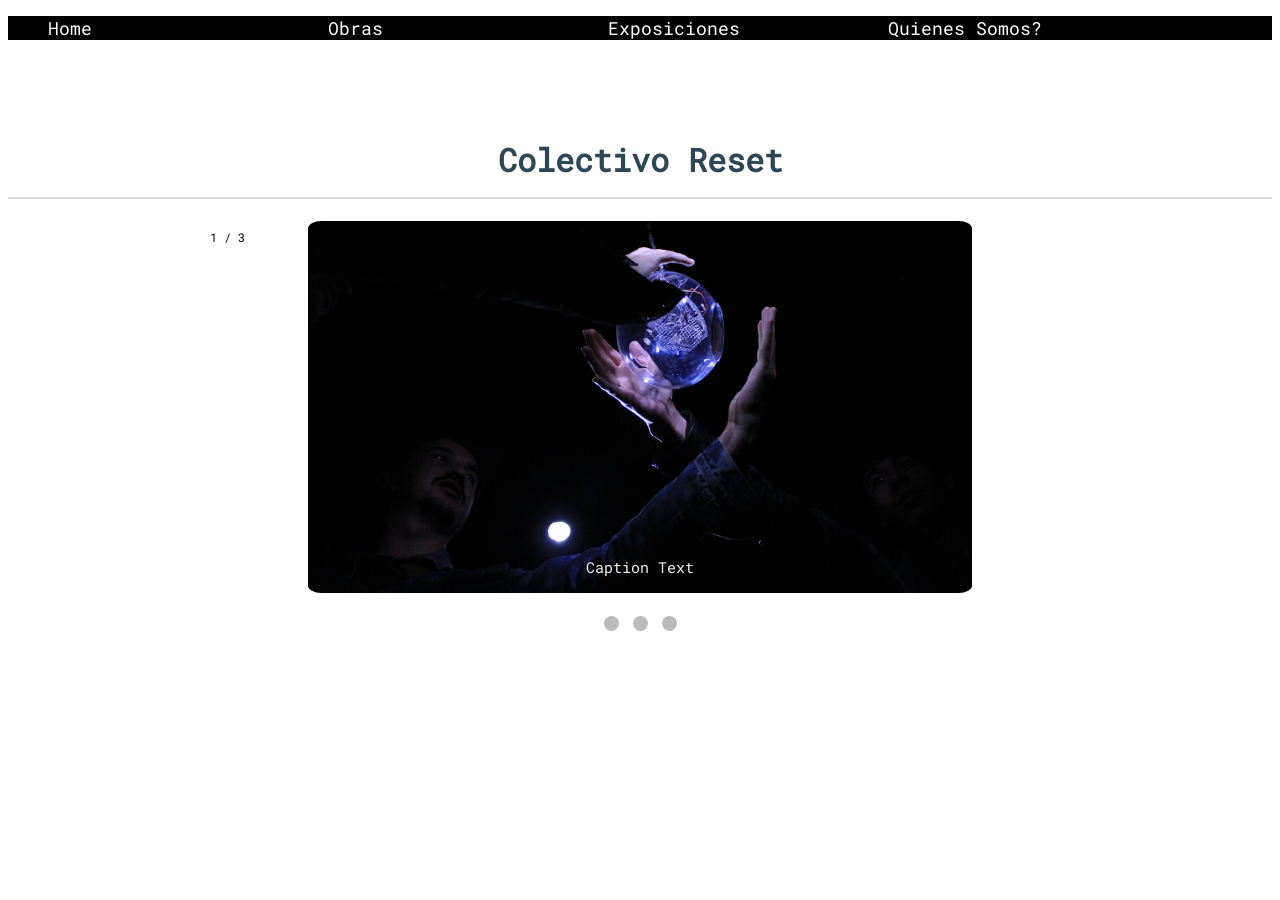
<file: index.html>
<!DOCTYPE html>
<html lang="es">
<head>
	<meta charset="utf-8" />
	<title>Colectivo Reset</title>
	<link rel="stylesheet" href="css/stylesheet.css"/>
	<script src="slide_show.js"></script>

</head>
<body>
<header role="banner">
	<nav role="navigation">
	<ul class="nav">
		<li><a href="home.html">Home</a></li>
		<li>Obras
		<ul class="submenu">
		<li><a href="playdilute.html">Play Dilute and Play</a></li>
		<li><a href="quantum.html">Quantum Sphere</a></li>
		<li><a href="tempo.html">Tempo Inaudito</a></li>
		<li><a href="armonia.html">Armonía Sustancial</a></li>
		<li><a href="enlaces.html">Enlaces y Extinciones</a></li>
		</ul>
		</li>
		<li><a href="reset.html">Exposiciones</a></li>
		<li><a href="reset.html">Quienes Somos?</a></li>
	</ul>
	</nav>
</header>

<h1 class="maintitle">Colectivo Reset</h1>

<!-- Slideshow container -->
<div class="slideshow-container">

  <!-- Full-width images with number and caption text -->
  <div class="mySlides fade" style="display: block;">
    <div class="numbertext">1 / 3</div>
    <img src="img1.jpeg"/>
    <div class="text">Caption Text</div>
  </div>

  <div class="mySlides fade">
    <div class="numbertext">2 / 3</div>
    <img src="img2.jpeg"/>
    <div class="text">Caption Two</div>
  </div>

  <div class="mySlides fade">
    <div class="numbertext">3 / 3</div>
    <img src="img3.jpeg"/>
    <div class="text">Caption Three</div>
  </div>

  <!-- Next and previous buttons -->
  <a class="prev" onclick="plusSlides(-1)">&#10094;</a>
  <a class="next" onclick="plusSlides(1)">&#10095;</a>
</div>
<br>

<!-- The dots/circles -->
<div style="text-align:center">
  <span class="dot" onclick="currentSlide(1)"></span>
  <span class="dot" onclick="currentSlide(2)"></span>
  <span class="dot" onclick="currentSlide(3)"></span>
</div>

</body>
</html>
</file>
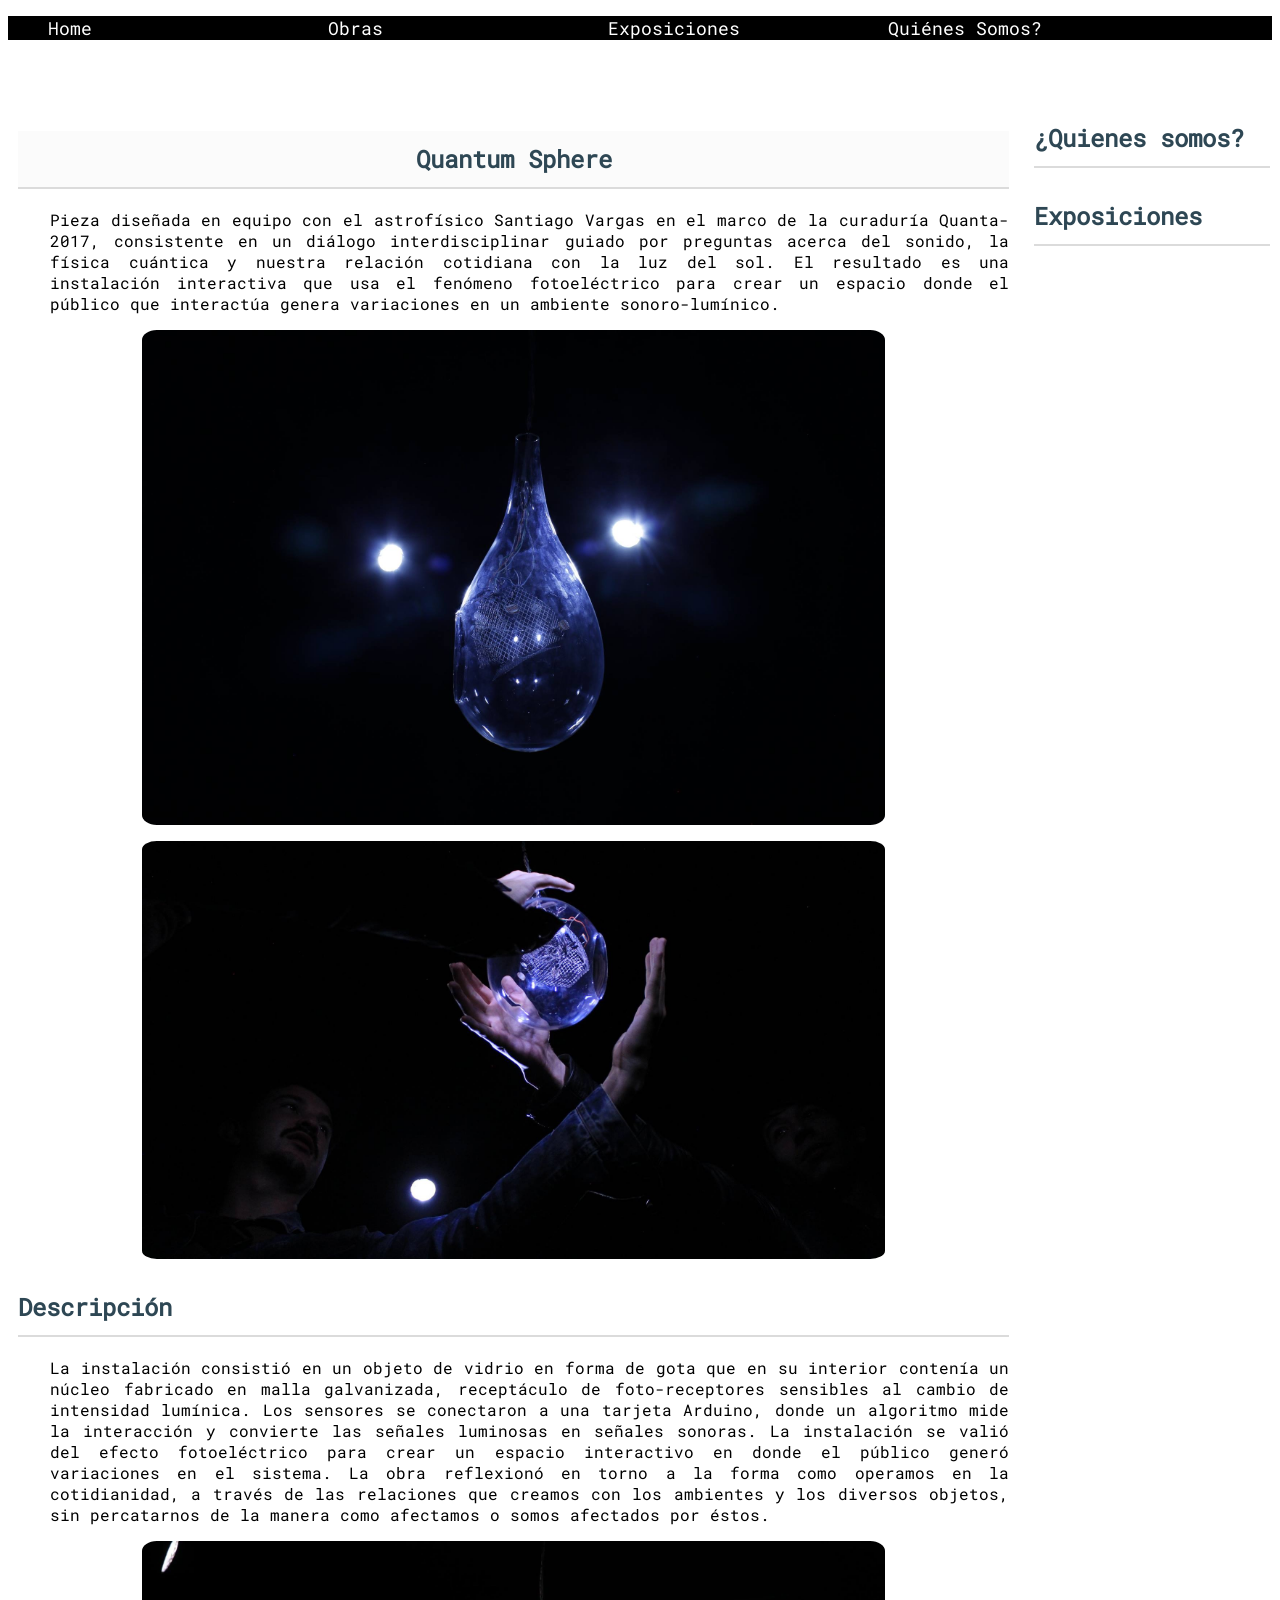
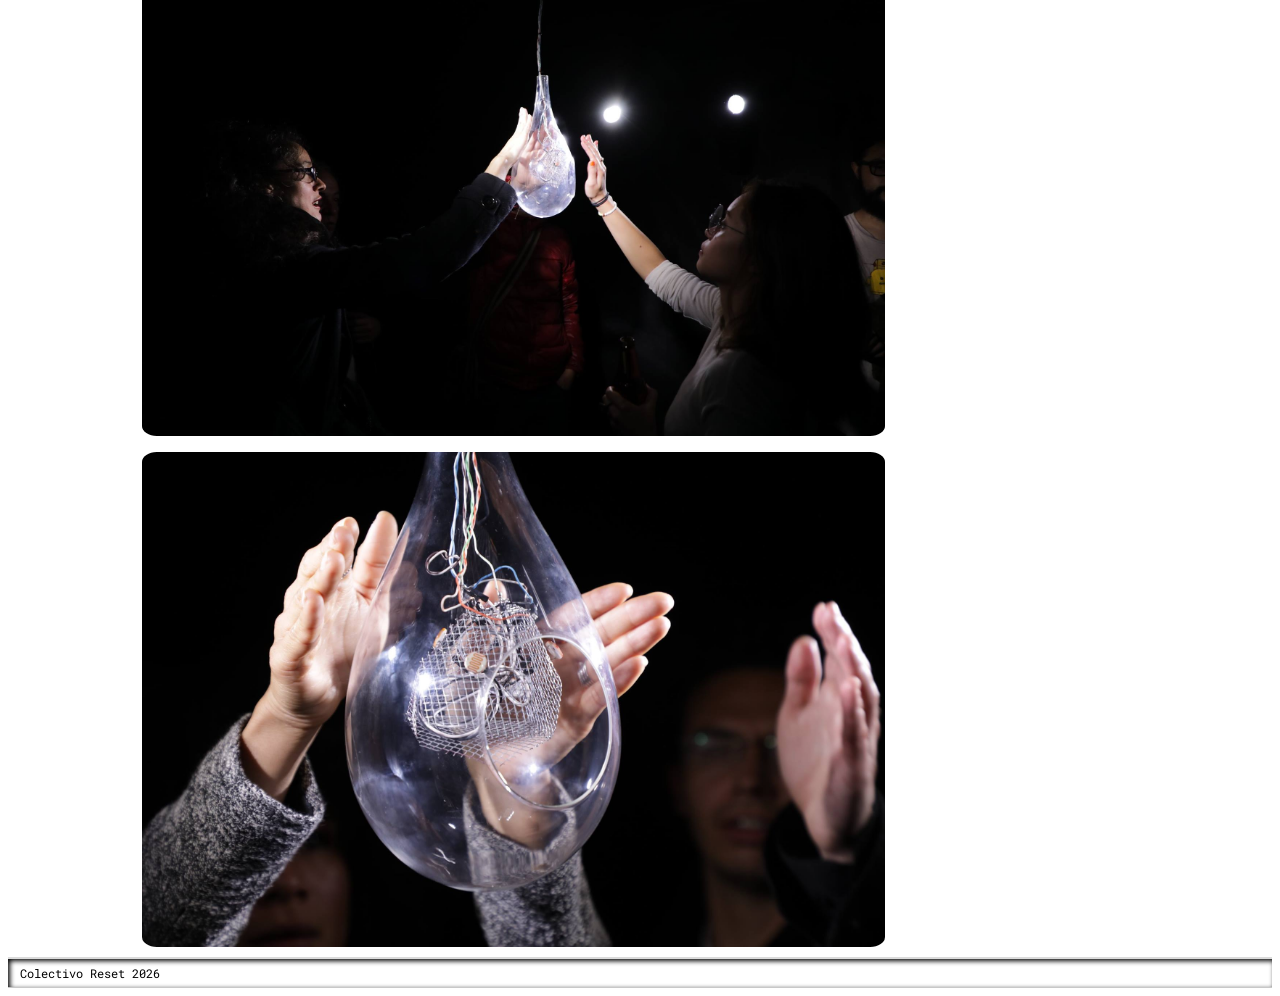
<file: quantum.html>
<!DOCTYPE html>
<html lang="es">
<head>
<meta charset="utf-8" />
<title>Quantum Sphere</title>
<link rel="stylesheet" href="css/stylesheet.css"/>
</head>
<body>
<header role="banner">
	<nav role="navigation">
	<ul class="nav">
		<li><a href="home.html">Home</a></li>
		<li>Obras
		<ul class="submenu">
		<li><a href="playdilute.html">Play Dilute and Play</a></li>
		<li><a href="quantum.html">Quantum Sphere</a></li>
		<li><a href="tempo.html">Tempo Inaudito</a></li>
		<li><a href="armonia.html">Armonía Sustancial</a></li>
		<li><a href="enlaces.html">Enlaces y Extinciones</a></li>
		</ul>
		</li>
		<li><a href="reset.html">Exposiciones</a></li>
		<li><a href="reset.html">Quiénes Somos?</a></li>
	</ul>
	</nav>
</header>

<main role="main">
	<article>
	<div class = title >
	<h1 class="maintitle">Quantum Sphere</h1>
	</div>
	<p>Pieza diseñada en equipo con el astrofísico Santiago Vargas en el marco de la curaduría Quanta-2017, consistente en un diálogo 	interdisciplinar guiado por preguntas acerca del sonido, la física cuántica y nuestra relación cotidiana con la luz del sol. El 	resultado es una instalación interactiva que usa el fenómeno fotoeléctrico para crear un espacio donde el público que interactúa genera 	variaciones en un ambiente sonoro-lumínico.</p>
	<img src="img/quantum4.jpeg" alt="Quantum Sphere"/>
	<p></p>
	<img src="img/quantum2.jpeg" alt="Quantum Sphere"/>
	</article>

<article>
	<h2>Descripción</h2>
	<p>La instalación consistió en un objeto de vidrio en forma de gota que en su interior contenía un núcleo fabricado en malla 	galvanizada, receptáculo de foto-receptores sensibles al cambio de intensidad lumínica. Los sensores se conectaron a una tarjeta 	Arduino, donde un algoritmo mide la interacción y convierte las señales luminosas en señales sonoras.
	La instalación se valió del efecto fotoeléctrico para crear un espacio interactivo en donde el público generó variaciones en el sistema. 	La obra reflexionó en torno a la forma como operamos en la cotidianidad, a través de las relaciones que creamos con los ambientes y los 	diversos objetos, sin percatarnos de la manera como afectamos o somos afectados por éstos. </p>
	<p class="subhead"></p>
	<img src="img/quantum1.jpeg" alt="Quantum Sphere"/>
	<p></p>
	<img src="img/quantum6.jpeg" alt="Quantum Sphere"/>

	
</article>
</main>
<aside role="complementary">
	<h1>¿Quienes somos?</h1>
	<h1> Exposiciones </h1>
	</aside>
<footer role="contentinfo">
Colectivo Reset 2026 
</footer>
</body>
</html>
</file>
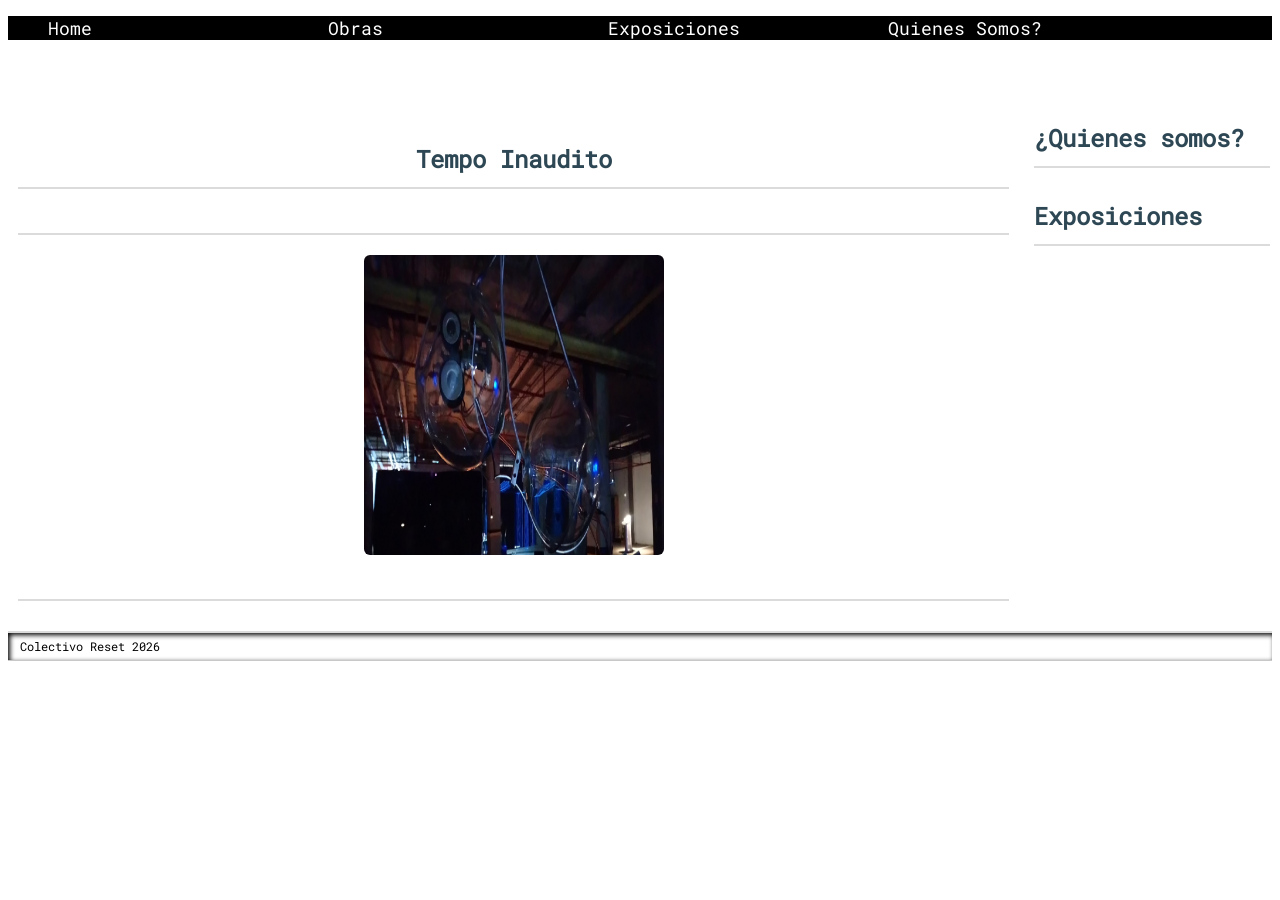
<file: tempo.html>
<!DOCTYPE html>
<html lang="es">
<head>
<meta charset="utf-8" />
<title>Play, dilute an play</title>
<link rel="stylesheet" href="css/stylesheet.css"/>
</head>
<body>
<header role="banner">
	<nav role="navigation">
	<ul class="nav">
		<li><a href="home.html">Home</a></li>
		<li>Obras
		<ul class="submenu">
		<li><a href="playdilute.html">Play Dilute and Play</a></li>
		<li><a href="quantum.html">Quantum Sphere</a></li>
		<li><a href="tempo.html">Tempo Inaudito</a></li>
		<li><a href="armonia.html">Armonía Sustancial</a></li>
		<li><a href="enlaces.html">Enlaces y Extinciones</a></li>
		</ul>
		</li>
		<li><a href="reset.html">Exposiciones</a></li>
		<li><a href="reset.html">Quienes Somos?</a></li>
	</ul>
	</nav>
</header>

<main role="main">
	<article>
	<h1 class="maintitle">Tempo Inaudito</h1>
	<p></p>
	</article>

<article>
	<h1></h1>
	<img src="img/tempo1.jpg" width="300" height="300" alt="Tempo Inaudito" />
	<p></p>
	<h2> 
	</h2>
	<p class="subhead"></p>
	
</article>
</main>
<aside role="complementary">
	<h1>¿Quienes somos?</h1>
	<h1> Exposiciones </h1>
	</aside>
<footer role="contentinfo">
Colectivo Reset 2026 
</footer>
</body>
</html>
</file>
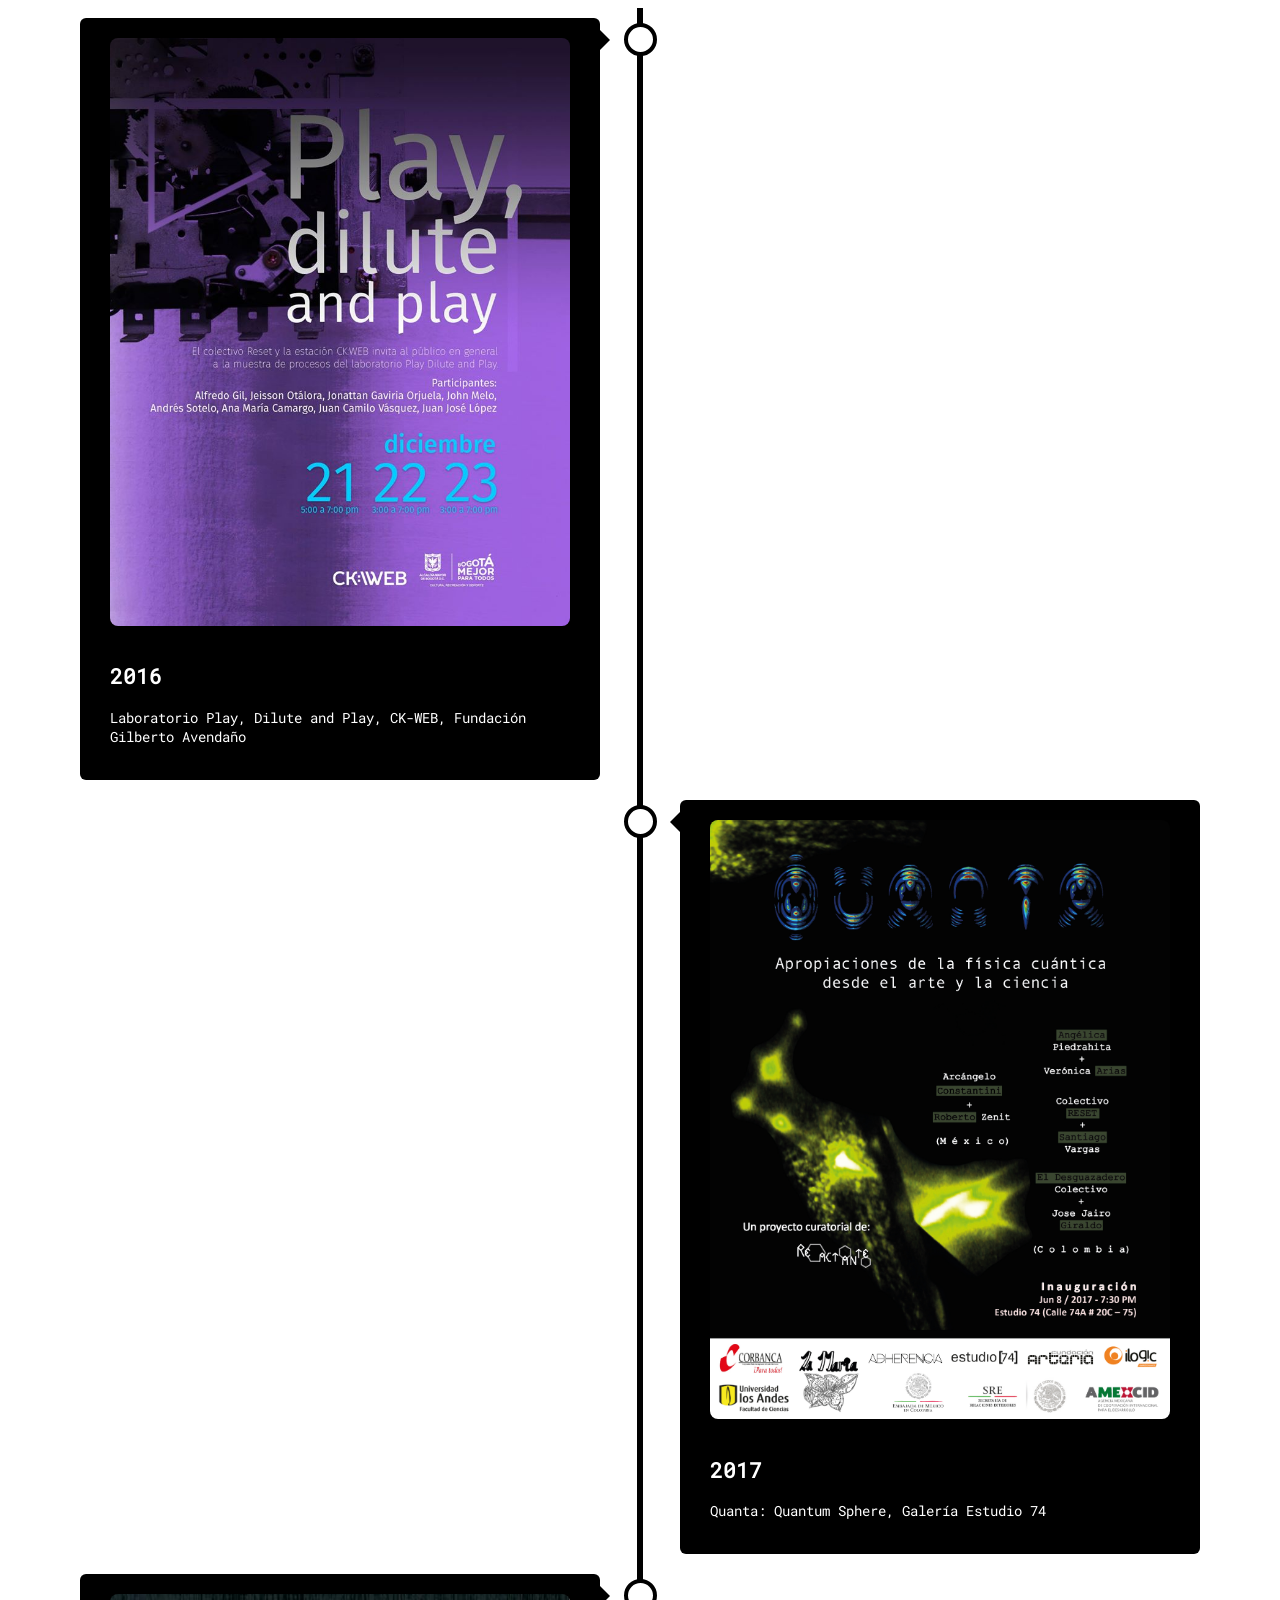
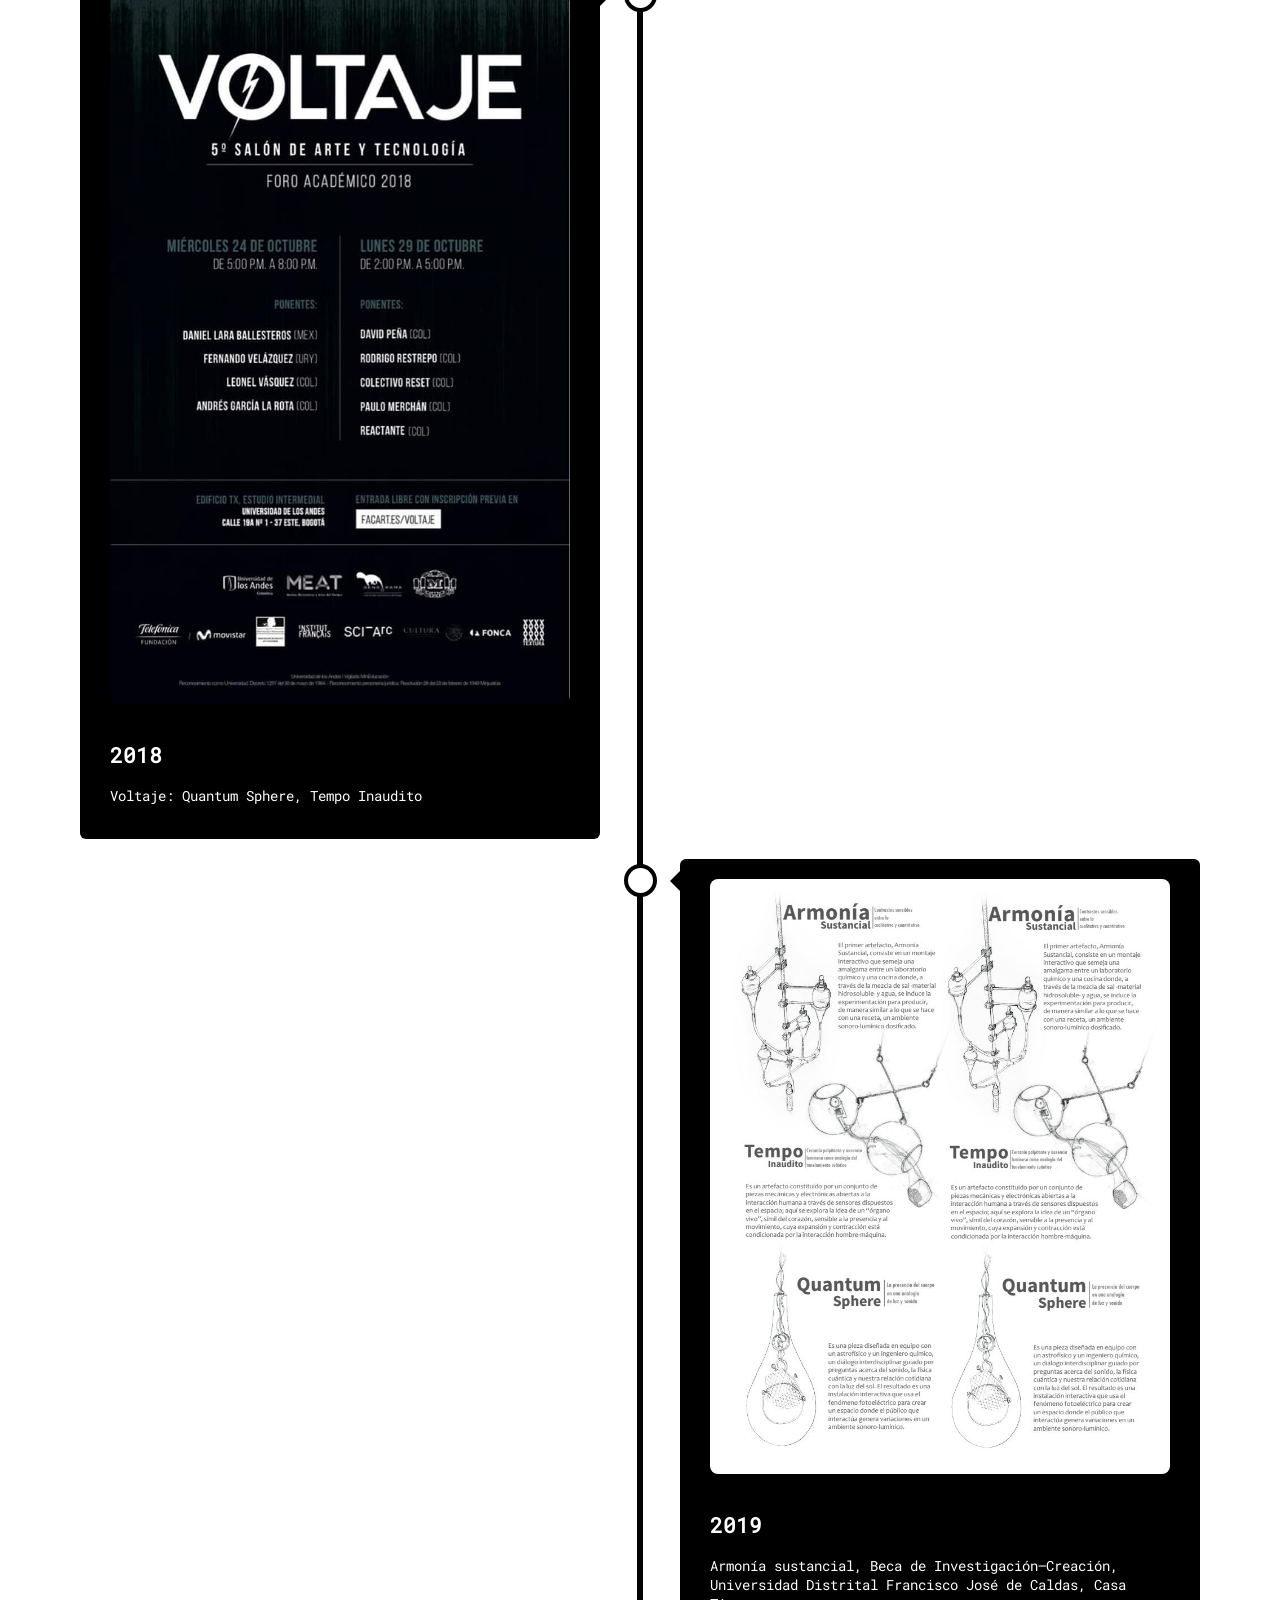
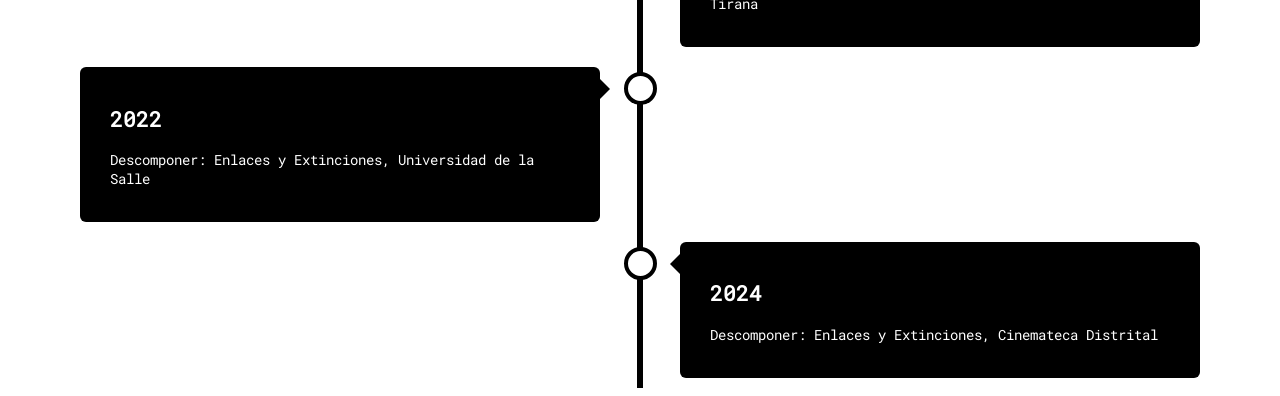
<file: timeline.html>
<!DOCTYPE html>
<html lang="es">
<head>
	<meta charset="utf-8" />
	<title>Colectivo Reset</title>
	<link rel="stylesheet" href="css/timeline.css"/>
</head>
<body>
<div class="timeline">
  <div class="container left">
    <div class="content">
      <img src="img/PosterPlayDilute.jpg" alt="">
      <h2>2016</h2>
      <p>Laboratorio Play, Dilute and Play, CK-WEB, Fundación Gilberto Avendaño</p>
    </div>
  </div>
  <div class="container right">
    <div class="content">
      <img src="img/PosterQuanta.jpg" alt="">
      <h2>2017</h2>
      <p>Quanta: Quantum Sphere, Galería Estudio 74</p>
    </div>
  </div>
  <div class="container left">
    <div class="content">
      <img src="img/PosterVoltaje.jpg" alt="">
      <h2>2018</h2>
      <p>Voltaje: Quantum Sphere, Tempo Inaudito</p>
    </div>
  </div>
  <div class="container right">
    <div class="content">
      <img src="img/PosterTirana.jpg" alt="">
      <h2>2019</h2>
      <p>Armonía sustancial, Beca de Investigación–Creación, Universidad Distrital Francisco José de Caldas, Casa Tirana</p>
    </div>
  </div>
  <div class="container left">
    <div class="content">
      <h2>2022</h2>
      <p>Descomponer: Enlaces y Extinciones, Universidad de la Salle</p>
    </div>
  </div>
  <div class="container right">
    <div class="content">
      <h2>2024</h2>
      <p>Descomponer: Enlaces y Extinciones, Cinemateca Distrital</p>
    </div>
  </div>
</div>

</body>
</html>
</file>
<file: css/stylesheet.css>
@font-face {
font-family: Roboto; 
src: url('RobotoMono-VariableFont_wght.ttf') format('truetype'); 
font-weight: normal;
font-style: normal;
font-display: swap;
}

* {
box-sizing: border-box;
}

body {
background-color: #fff;
color: #000;
font-family: Roboto, Tahoma, sans-serif;
}

header {
color: #fff;
padding-bottom: 45px;
}

h1, h2 {
color: #2E4754;
text_align: center; 
border-bottom: 2px solid #dbdbdb;
padding-top:  0.5em;
padding-bottom: 0.5em;
}

p {
text-align: justify;
padding-left: 2em; 
}

main {
float: left;
width:80%; 
padding: 10px;
}

.nav {
list-style-type: none;
background: #000;
min-height: 1.5em;
}

.nav ul {
margin: 0;
padding: 0;
}

.nav li {
display: inline-block;
font-size: 18px;			
width: 15em;
}

.nav a {
text-decoration: none;
}

.submenu {
	margin-left: -10px;
	padding: 10px 10px 15px;
	left: -999em; /* hide a submenu offscreen by default so visitors don't see it */
	position: absolute;
	z-index: 1000;
}
li:hover .submenu {

	left: auto; /* show the submenu when user hovers over the parent li */
	width: 10em;
}

.submenu li {
	float: none;
	font-size: .875em;
	margin-top: .4em;
}

.submenu li a {

color: black;
}

a:link {
color: white;
text-decoration: none;
}

a:visited { color: white; }
a:hover {
color: white;
text-decoration: underline;
}

img {

display: block;
margin-left: auto;
margin-right: auto;
max-width: 75%;
height: auto
border: 4px solid #bebebe;
border-radius: 2%;
}

aside {
float: right;
margin-top: 5em; 
width: 20%;
padding: 10px;
position: fixed;
right: 0;
top: 0; 
}


footer {
clear: left;
font-size: 75%;
border-top: 2px solid #dbdbdb;
border-bottom: 1px solid #c8c8c8;
padding: .45em 1em .5em;
box-shadow: 2px 2px 5px black inset;
}

.maintitle {
text-align: center
}

.title {
background: rgba(240, 240, 240, 0.3)
}


/* Slideshow container */
.slideshow-container {
  max-width: 70%;
  position: relative;
  margin: auto;
  padding = 30px
}

/* Hide the images by default */
.mySlides {
  display: none;
}

/* Next & previous buttons */
.prev, .next {
  cursor: pointer;
  position: absolute;
  top: 50%;
  width: auto;
  margin-top: -22px;
  padding: 16px;
  color: white;
  font-weight: bold;
  font-size: 18px;
  transition: 0.6s ease;
  border-radius: 0 3px 3px 0;
  user-select: none;
}

/* Position the "next button" to the right */
.next {
  right: 0;
  border-radius: 3px 0 0 3px;
}

/* On hover, add a black background color with a little bit see-through */
.prev:hover, .next:hover {
  background-color: rgba(0,0,0,0.8);
}

/* Caption text */
.text {
  color: #f2f2f2;
  font-size: 15px;
  padding: 8px 12px;
  position: absolute;
  bottom: 8px;
  width: 100%;
  text-align: center;
}

/* Number text (1/3 etc) */
.numbertext {
  color: #000;
  font-size: 12px;
  padding: 8px 12px;
  position: absolute;
  top: 0;
}

/* The dots/bullets/indicators */
.dot {
  cursor: pointer;
  height: 15px;
  width: 15px;
  margin: 0 2px;
  background-color: #bbb;
  border-radius: 50%;
  display: inline-block;
  transition: background-color 0.6s ease;
}

.active, .dot:hover {
  background-color: #717171;
}

/* Fading animation */
.fade {
  animation-name: fade;
  animation-duration: 1.5s;
}

@keyframes fade {
  from {opacity: .4}
  to {opacity: 1}
}
@media screen and (max-width: 600px) {
  ul.nav li {float: none;}
</file>
<file: css/timeline.css>
@font-face {
font-family: Roboto; 
src: url('RobotoMono-VariableFont_wght.ttf') format('truetype'); 
font-weight: normal;
font-style: normal;
font-display: swap;
}

* {
  box-sizing: border-box;
}

body {
  color: white;
  background-color: white;
  font-family: Roboto, Tahoma, sans-serif;
  font-size: 14px;
}

.content img {
      width: 100%;
      border-radius: 8px;
      margin-bottom: 15px;
      height: 100%;
      object-fit: cover;
}
.content:hover {
      transform: translateY(-5px);
}

/* The actual timeline (the vertical ruler) */
.timeline {
  position: relative;
  max-width: 1200px;
  margin: 0 auto;
}

/* The actual timeline (the vertical ruler) */
.timeline::after {
  content: '';
  position: absolute;
  width: 6px;
  background-color: black;
  top: 0;
  bottom: 0;
  left: 50%;
  margin-left: -3px;
}

/* Container around content */
.container {
  padding: 10px 40px;
  position: relative;
  background-color: white;
  width: 50%;
}

/* The circles on the timeline */
.container::after {
  content: '';
  position: absolute;
  width: 25px;
  height: 25px;
  right: -17px;
  background-color: white;
  border: 4px solid black;
  top: 15px;
  border-radius: 50%;
  z-index: 1;
}

/* Place the container to the left */
.left {
  left: 0;
}

/* Place the container to the right */
.right {
  left: 50%;
}

/* Add arrows to the left container (pointing right) */
.left::before {
  content: " ";
  height: 0;
  position: absolute;
  top: 22px;
  width: 0;
  z-index: 1;
  right: 30px;
  border: medium solid white;
  border-width: 10px 0 10px 10px;
  border-color: transparent transparent transparent black;
}

/* Add arrows to the right container (pointing left) */
.right::before {
  content: " ";
  height: 0;
  position: absolute;
  top: 22px;
  width: 0;
  z-index: 1;
  left: 30px;
  border: medium solid white;
  border-width: 10px 10px 10px 0;
  border-color: transparent black transparent transparent;
}

/* Fix the circle for containers on the right side */
.right::after {
  left: -16px;
}

/* The actual content */
.content {
  padding: 20px 30px;
  background-color: black;
  position: relative;
  border-radius: 6px;
}

/* Media queries - Responsive timeline on screens less than 600px wide */
@media screen and (max-width: 600px) {
  /* Place the timelime to the left */
  .timeline::after {
  left: 31px;
  }
  
  /* Full-width containers */
  .container {
  width: 100%;
  padding-left: 70px;
  padding-right: 25px;
  }
  
  /* Make sure that all arrows are pointing leftwards */
  .container::before {
  left: 60px;
  border: medium solid black;
  border-width: 10px 10px 10px 0;
  border-color: transparent white transparent transparent;
  }

  /* Make sure all circles are at the same spot */
  .left::after, .right::after {
  left: 15px;
  }
  
  /* Make all right containers behave like the left ones */
  .right {
  left: 0%;
  }
}
</file>
